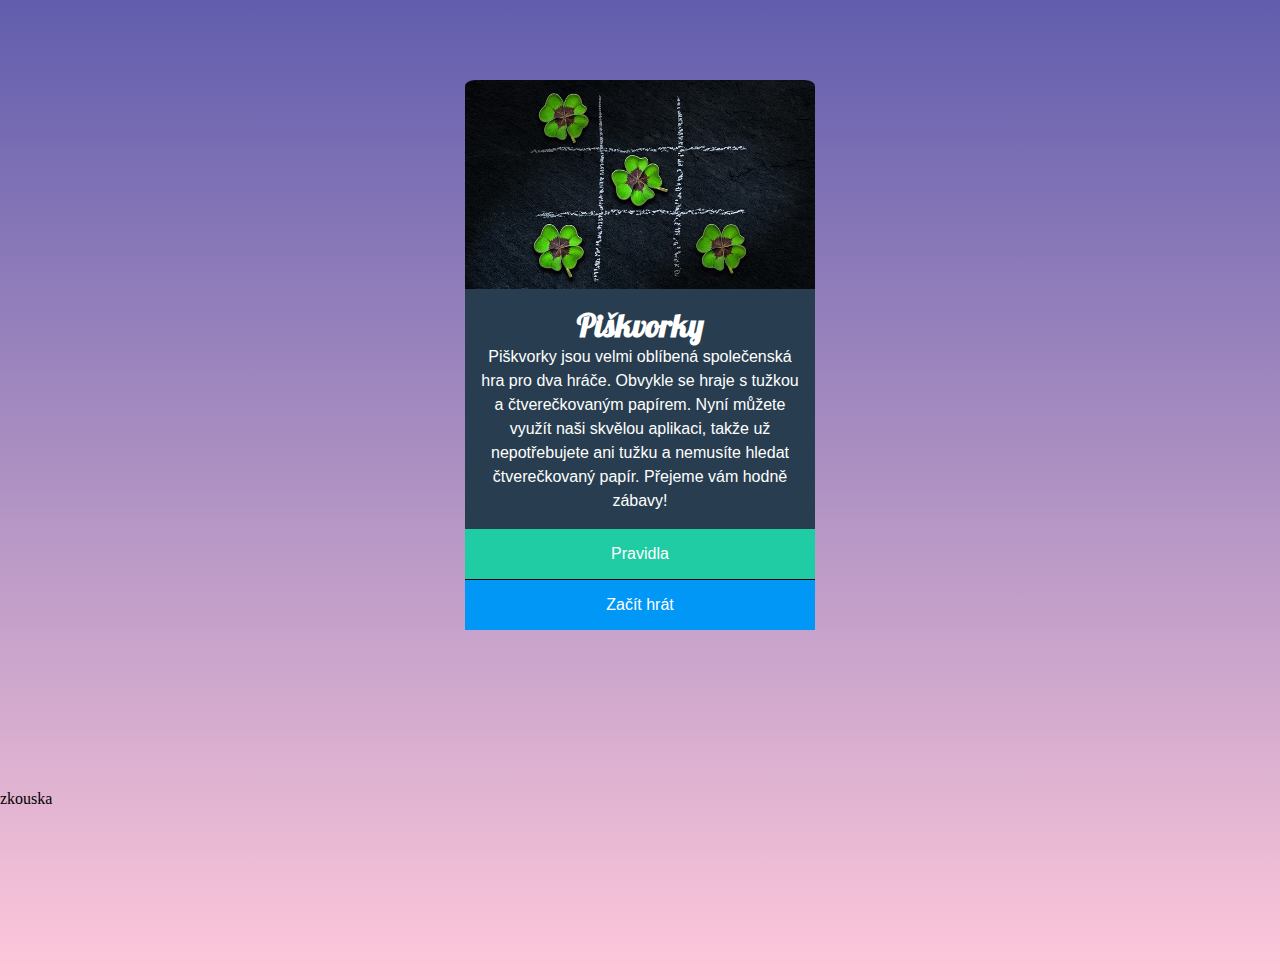
<file: index.html>
<!DOCTYPE html>
<html lang="cs">
  <head>
    <meta charset="UTF-8" />
    <meta http-equiv="X-UA-Compatible" content="IE=edge" />
    <meta name="viewport" content="width=device-width, initial-scale=1.0" />
    <link rel="preconnect" href="https://fonts.gstatic.com" />
    <link
      href="https://fonts.googleapis.com/css2?family=Lobster&display=swap"
      rel="stylesheet"
    />
    <link rel="stylesheet" href="style.css" />
    <title>Piškvorky</title>
  </head>
  <body>
    <div class="main">
      <img
        class="obrazek"
        src="uvodni.jpg"
        alt="schéma hry piškvorky místo křížků jsou čytřlístky"
      />
      <div class="text">
        <h1>Piškvorky</h1>
        <p>
          Piškvorky jsou velmi oblíbená společenská hra pro dva hráče. Obvykle
          se hraje s tužkou a čtverečkovaným papírem. Nyní můžete využít naši
          skvělou aplikaci, takže už nepotřebujete ani tužku a nemusíte hledat
          čtverečkovaný papír. Přejeme vám hodně zábavy!
        </p>
      </div>
      <div class="tlacitka">
        <a href="pravidla.html" class="prvni">Pravidla</a>
        <a href="index.html" class="druhy">Začít hrát</a>
      </div>
    </div>
  </body>
  <footer>zkouska</footer>
</html>
</file>
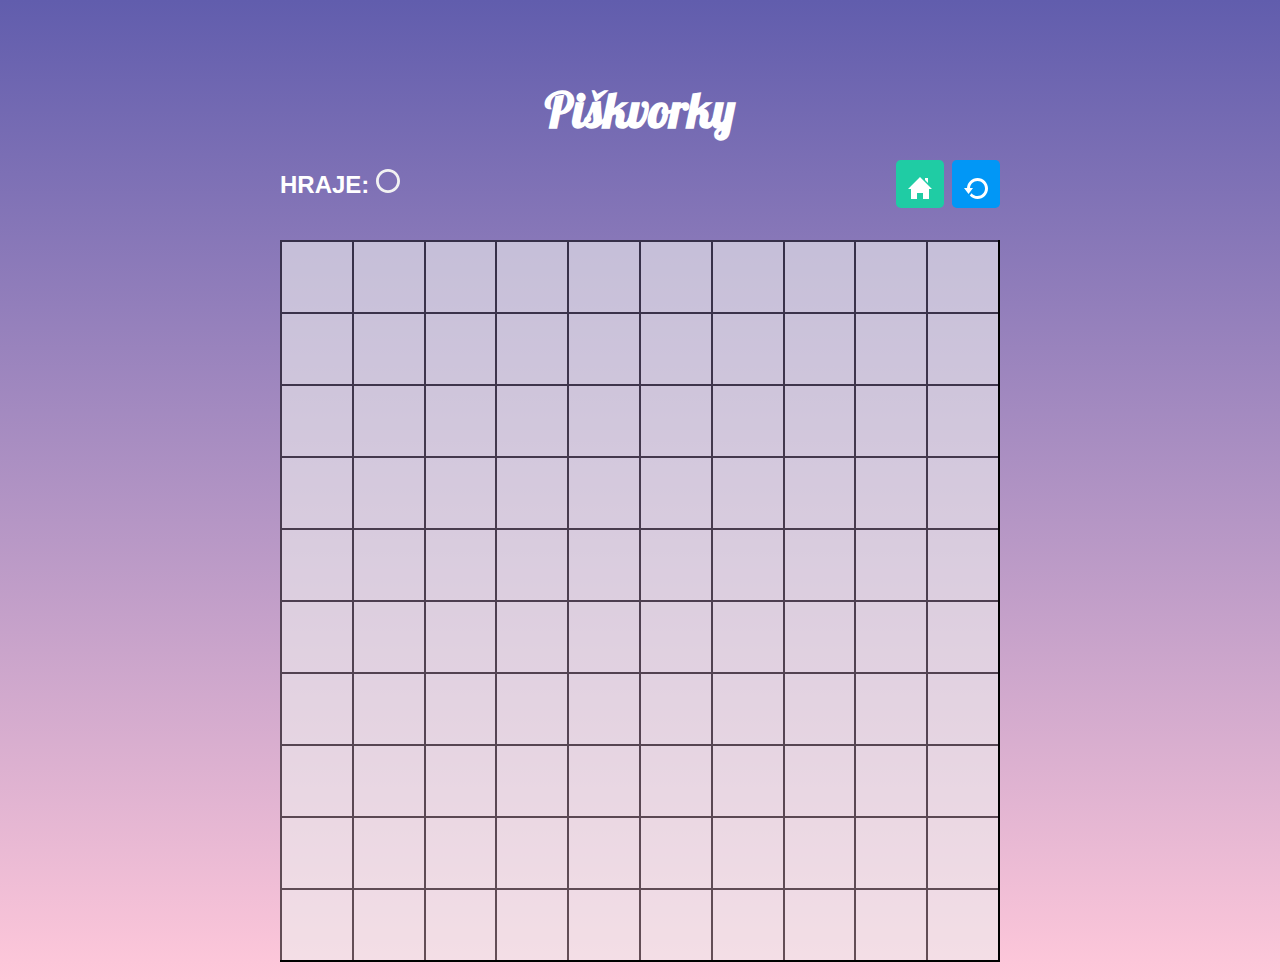
<file: hra.html>
<!DOCTYPE html>
<html lang="cs">
  <head>
    <meta charset="UTF-8" />
    <meta http-equiv="X-UA-Compatible" content="IE=edge" />
    <meta name="viewport" content="width=device-width, initial-scale=1.0" />
    <link
      href="https://fonts.googleapis.com/css2?family=Lobster&display=swap"
      rel="stylesheet"
    />
    <link rel="stylesheet" href="style.css" />
    <title>Hra</title>
  </head>
  <body>
    <div class="main hra">
      <h1>Piškvorky</h1>
      <div class="hraci_plocha">
        <div class="hraje_ikonky">
          <div class="hraje">
          HRAJE: <img class="kolecko" src="circle.svg" alt="kolecko" />
          </div>
          <div class="ikonky">
          <a href="index.html" class="prvni ikonka"><img class="ikonka_home" src="home.svg" alt="ikonka_home"/></a>
          <a href="hra.html" class="druhy ikonka">
          <img class="ikonka_restart" src="restart.svg" alt="ikonka_restart"/></a>
          </div>
        </div>
        <div class="hraci_plan">
          <div class="prvni_radka">
          <button class="policko"></button><button class="policko"></button><button class="policko"></button><button class="policko"></button><button class="policko"></button><button class="policko"></button><button class="policko"></button><button class="policko"></button><button class="policko"></button><button class="policko"></button></div>
          <div class="druha_radka">
          <button class="policko"></button><button class="policko"></button><button class="policko"></button><button class="policko"></button><button class="policko"></button><button class="policko"></button><button class="policko"></button><button class="policko"></button><button class="policko"></button><button class="policko"></button></div>
          <div class="treti_radka">
            <button class="policko"></button><button class="policko"></button><button class="policko"></button><button class="policko"></button><button class="policko"></button><button class="policko"></button><button class="policko"></button><button class="policko"></button><button class="policko"></button><button class="policko"></button></div>
            <div class="ctvrta_radka">
              <button class="policko"></button><button class="policko"></button><button class="policko"></button><button class="policko"></button><button class="policko"></button><button class="policko"></button><button class="policko"></button><button class="policko"></button><button class="policko"></button><button class="policko"></button></div>
            <div class="pata_radka">
              <button class="policko"></button><button class="policko"></button><button class="policko"></button><button class="policko"></button><button class="policko"></button><button class="policko"></button><button class="policko"></button><button class="policko"></button><button class="policko"></button><button class="policko"></button></div>
            <div class="sesta_radka">
              <button class="policko"></button><button class="policko"></button><button class="policko"></button><button class="policko"></button><button class="policko"></button><button class="policko"></button><button class="policko"></button><button class="policko"></button><button class="policko"></button><button class="policko"></button></div>
            <div class="sedma_radka">
              <button class="policko"></button><button class="policko"></button><button class="policko"></button><button class="policko"></button><button class="policko"></button><button class="policko"></button><button class="policko"></button><button class="policko"></button><button class="policko"></button><button class="policko"></button></div>
            <div class="osma_radka">
              <button class="policko"></button><button class="policko"></button><button class="policko"></button><button class="policko"></button><button class="policko"></button><button class="policko"></button><button class="policko"></button><button class="policko"></button><button class="policko"></button><button class="policko"></button></div>
            <div class="devata_radka">
              <button class="policko"></button><button class="policko"></button><button class="policko"></button><button class="policko"></button><button class="policko"></button><button class="policko"></button><button class="policko"></button><button class="policko"></button><button class="policko"></button><button class="policko"></button></div>
            <div class="desata_radka">
              <button class="policko"></button><button class="policko"></button><button class="policko"></button><button class="policko"></button><button class="policko"></button><button class="policko"></button><button class="policko"></button><button class="policko"></button><button class="policko"></button><button class="policko"></button></div>
        </div>
      </div>
      </div>
    </div>
  </body>
</html>
</file>
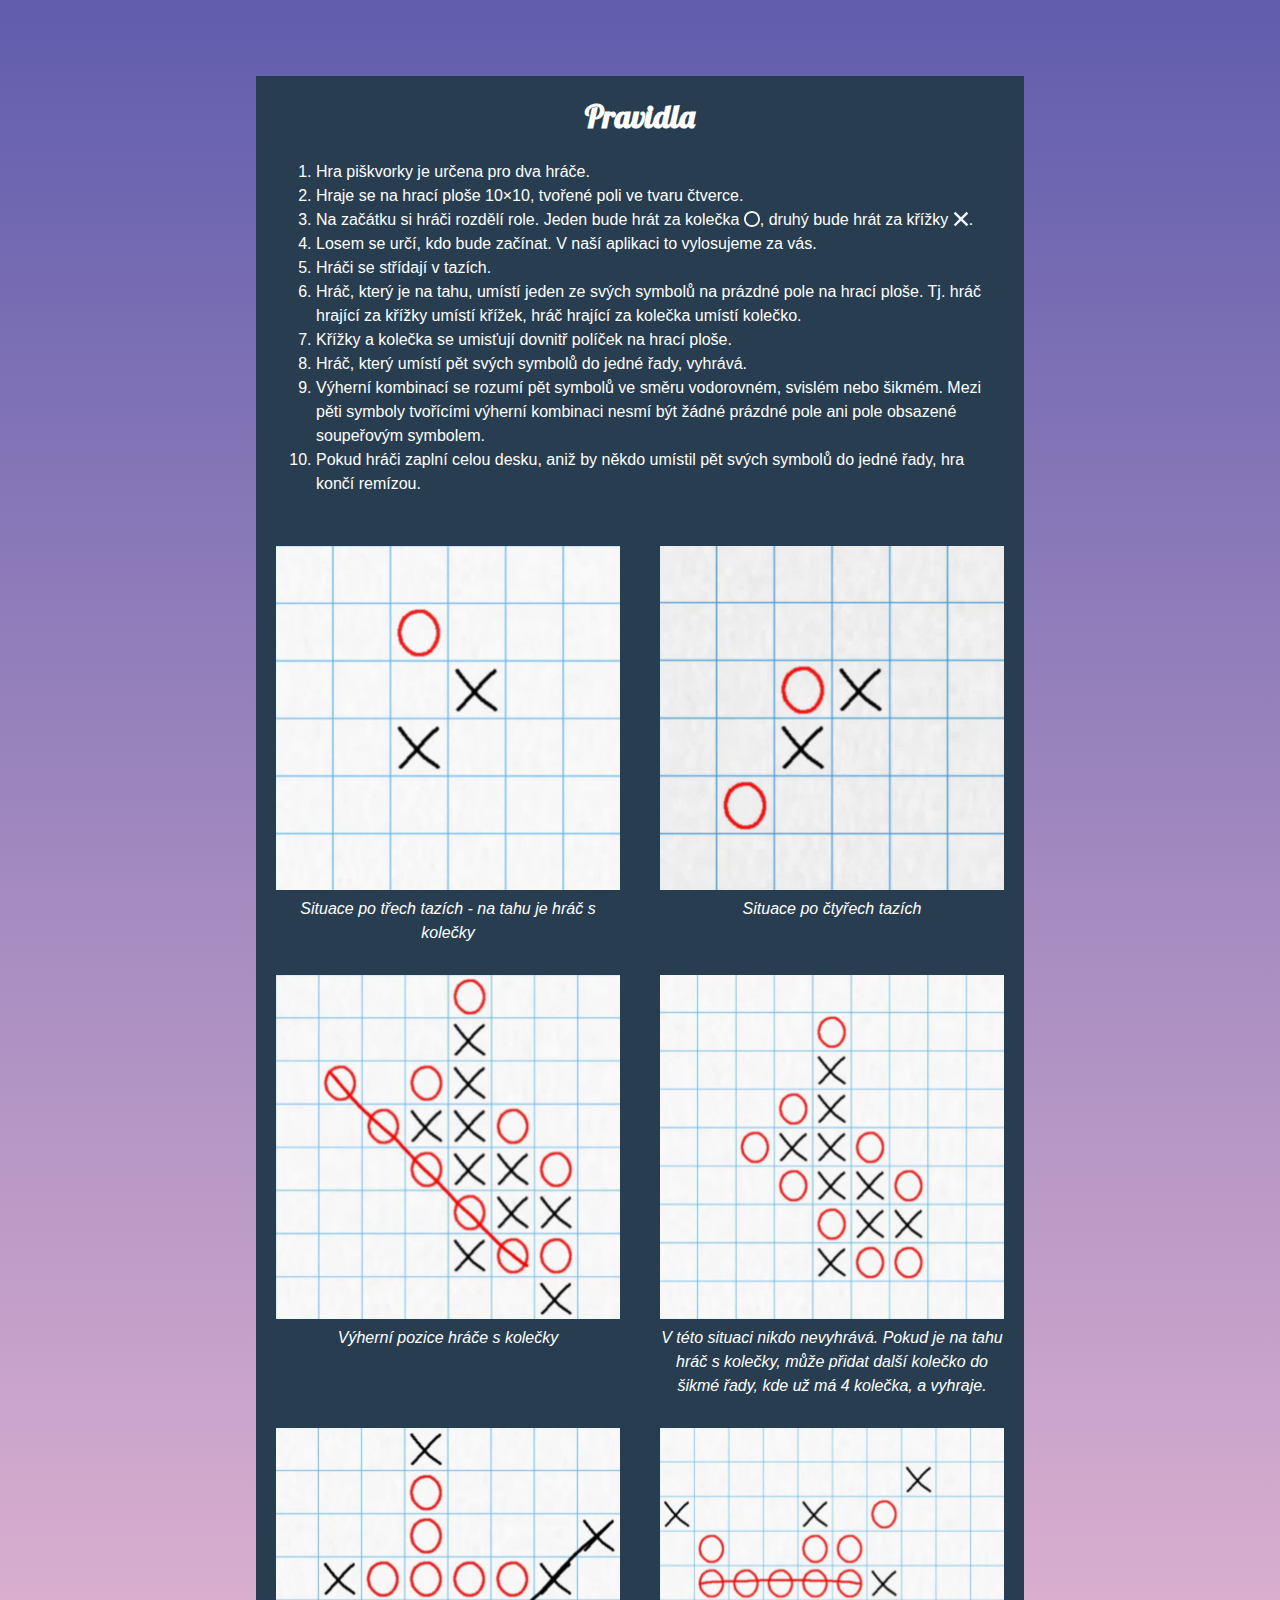
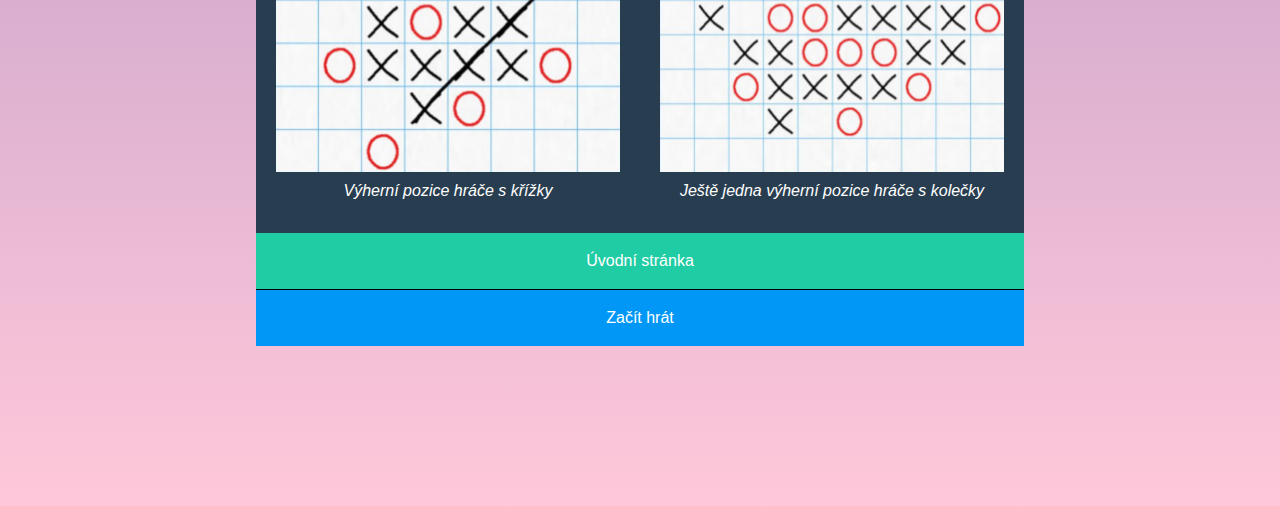
<file: pravidla.html>
<!DOCTYPE html>
<html lang="cs">
  <head>
    <meta charset="UTF-8" />
    <meta http-equiv="X-UA-Compatible" content="IE=edge" />
    <meta name="viewport" content="width=device-width, initial-scale=1.0" />
    <link
      href="https://fonts.googleapis.com/css2?family=Lobster&display=swap"
      rel="stylesheet"
    />
    <link rel="stylesheet" href="style.css" />
    <title>Pravidla</title>
  </head>
  <body>
    <div class="main pravidla">
      <div class="text pravidla">
        <h1>Pravidla</h1>
        <ol class="seznam">
          <li>Hra piškvorky je určena pro dva hráče.</li>
          <li>Hraje se na hrací ploše 10×10, tvořené poli ve tvaru čtverce.</li>
          <li>
            Na začátku si hráči rozdělí role. Jeden bude hrát za kolečka
            <img class="kolecko vpravidlech" src="circle.svg" alt="kolecko" />,
            druhý bude hrát za křížky
            <img class="krizek vpravidlech" src="cross.svg" alt="krizek" />.
          </li>
          <li>
            Losem se určí, kdo bude začínat. V naší aplikaci to vylosujeme za
            vás.
          </li>
          <li>Hráči se střídají v tazích.</li>
          <li>
            Hráč, který je na tahu, umístí jeden ze svých symbolů na prázdné
            pole na hrací ploše. Tj. hráč hrající za křížky umístí křížek, hráč
            hrající za kolečka umístí kolečko.
          </li>
          <li>Křížky a kolečka se umisťují dovnitř políček na hrací ploše.</li>
          <li>Hráč, který umístí pět svých symbolů do jedné řady, vyhrává.</li>
          <li>
            Výherní kombinací se rozumí pět symbolů ve směru vodorovném, svislém
            nebo šikmém. Mezi pěti symboly tvořícími výherní kombinaci nesmí být
            žádné prázdné pole ani pole obsazené soupeřovým symbolem.
          </li>
          <li>
            Pokud hráči zaplní celou desku, aniž by někdo umístil pět svých
            symbolů do jedné řady, hra končí remízou.
          </li>
        </ol>
      </div>
      <div class="ukazky">
        <figure class="prvni_obrazek">
          <img src="instructions-01.jpg" alt="" />
          <figcaption>
            Situace po třech tazích - na tahu je hráč s kolečky
          </figcaption>
        </figure>
        <figure class="druhy_obrazek">
          <img src="instructions-02.jpg" alt="" />
          <figcaption>Situace po čtyřech tazích</figcaption>
        </figure>
        <figure class="treti_obrazek">
          <img src="instructions-03.jpg" alt="" />
          <figcaption>Výherní pozice hráče s kolečky</figcaption>
        </figure>
        <figure class="ctvrty_obrazek">
          <img src="instructions-04.jpg" alt="" />
          <figcaption>
            V této situaci nikdo nevyhrává. Pokud je na tahu hráč s kolečky,
            může přidat další kolečko do šikmé řady, kde už má 4 kolečka, a
            vyhraje.
          </figcaption>
        </figure>
        <figure class="paty_obrazek">
          <img src="instructions-05.jpg" alt="" />
          <figcaption>Výherní pozice hráče s křížky</figcaption>
        </figure>
        <figure class="sesty_obrazek">
          <img src="instructions-06.jpg" alt="" />
          <figcaption>Ještě jedna výherní pozice hráče s kolečky</figcaption>
        </figure>
      </div>
      <div class="tlacitka">
        <a href="index.html" class="prvni">Úvodní stránka</a>
        <a href="hra.html" class="druhy">Začít hrát</a>
      </div>
    </div>
  </body>
</html>
</file>
<file: style.css>
*,
::before,
::after {
  padding: 0;
  margin: 0;
  box-sizing: border-box;
}

h1 {
  font-family: Lobster, cursive;
  padding-top: 1rem;
}

body {
  background: linear-gradient(#615dad, #ffc8da);
  background-repeat: no-repeat;
  background-size: cover;
  min-height: 100vh;
}

.main {
  max-width: 350px;
  text-align: center;
  position: relative;
  margin: 0 auto;
  display: flex;
  flex-direction: column;
  margin-top: 5rem;
  margin-bottom: 10rem;
  color: #ffffff;
}

.text {
  background-color: #283e50;
  margin-top: -0.25rem;
  flex-grow: 2;
}

img.obrazek {
  display: block;
  width: 100%;
  border-radius: 3% 3% 0 0;
}

p {
  padding-left: 1rem;
  padding-right: 1rem;
  padding-bottom: 1rem;
  font-family: Arial, Helvetica, sans-serif;
  line-height: 1.5;
}

a {
  display: block;
  width: 100%;
  font-family: Arial, Helvetica, sans-serif;
  color: #ffffff;
  text-decoration: none;
}

.prvni {
  background-color: #1fcca4;
  border-bottom: black 0.1rem solid;
  padding-bottom: 1rem;
  padding-top: 1rem;
}

.druhy {
  background-color: #0197f6;
  padding-bottom: 1rem;
  padding-top: 1rem;
}

.prvni:hover {
  background-color: #1cbb96;
}

.druhy:hover {
  background-color: #0090e9;
}

.seznam {
  font-family: Arial, Helvetica, sans-serif;
  padding: 20px;
}
.seznam li {
  margin-left: 40px;
  text-align: left;
}

.kolecko,
.krizek {
  width: 1em;
  height: 1em;
  filter: invert(95%);
  display: inline-block;
}

.vpravidlech {
  vertical-align: -0.15em;
}

.ukazky img {
  width: 100%;
  padding: 20px;
  padding-bottom: 0;
  padding-top: 30px;
}

.ukazky figcaption {
  font-family: Arial, Helvetica, sans-serif;
  color: #ffffff;
  font-style: italic;
  padding-top: 0;
  text-align: center;
  padding-right: 20px;
  padding-left: 20px;
}

.sesty_obrazek {
  padding-bottom: 30px;
}

.main.pravidla {
  line-height: 1.5;
  background-color: #283e50;
  max-width: 350px;
}

@media screen and (min-width: 640px) {
  .main.pravidla {
    max-width: 80%;
  }

  .ukazky {
    display: flex;
    flex-wrap: wrap;
  }
  figure {
    width: 50%;
  }
}

@media screen and (min-width: 1000px) {
  .main.pravidla {
    max-width: 60%;
  }
}

.hraje .hrac {
  vertical-align: -0.15em;
  width: 1em;
  height: 1em;
  filter: invert(95%);
  display: inline-block;
}

.main.hra {
  max-width: 800px;
  display: flex;
  flex-direction: column;
  align-items: center;
}

.hraje {
  font-family: Arial, Helvetica, sans-serif;
  font-size: 1.5em;
  font-weight: bold;
}

.hraje_ikonky {
  margin-top: 20px;
}

.ikonky a {
  width: 3rem;
  height: 3rem;
  text-align: center;
  border-radius: 10%;
  border-bottom: none;
  display: inline-block;
  margin-right: 0.5rem;
}

.druhy.ikonka {
  margin-right: 0;
}

.ikonky {
  display: flex;
}

.hraje_ikonky {
  display: flex;
  justify-content: space-between;
  align-items: center;
}

.hraci_plocha {
  margin-left: 3rem;
  margin-right: 3rem;
  width: 80vmin;
  position: center;
}

.hraci_plan {
  display: flex;
  flex-direction: column;
  margin-top: 2rem;
  border: 2px black solid;
  border-top: none;
  border-left: none;
}

.policko {
  width: 8vmin;
  height: 8vmin;
  opacity: 60%;
  border: 2px black solid;
  border-right: none;
  border-bottom: none;
  display: inline-block;
}

.prvni_radka,
.druha_radka,
.treti_radka,
.ctvrta_radka,
.pata_radka,
.sesta_radka,
.sedma_radka,
.osma_radka,
.devata_radka,
.desata_radka {
  display: flex;
}

.hra h1 {
  font-size: 3rem;
  padding-top: 0;
}

button.policko:hover,
button.policko:focus {
  filter: brightness(200%);
}

.board__field--circle {
  background-color: #ffffffaa;
  background-image: url('circle.svg');
  background-repeat: no-repeat;
  background-size: 90%;
  background-position: center;
}

.board__field--cross {
  background-color: #ffffffaa;
  background-image: url('cross.svg');
  background-repeat: no-repeat;
  background-size: 90%;
  background-position: center;
}

.obsazeno {
  animation-name: gradual-growth;
  animation-duration: 0.15s;
}

@keyframes gradual-growth {
  0% {
    background-size: 0%;
  }
  100% {
    background-size: 65%;
  }
}

/*
background-image: image('circle.svg');
ol li::marker {
  margin-right: 100px;
}

li {
  text-indent: 10px;
}
*/ ;
</file>
